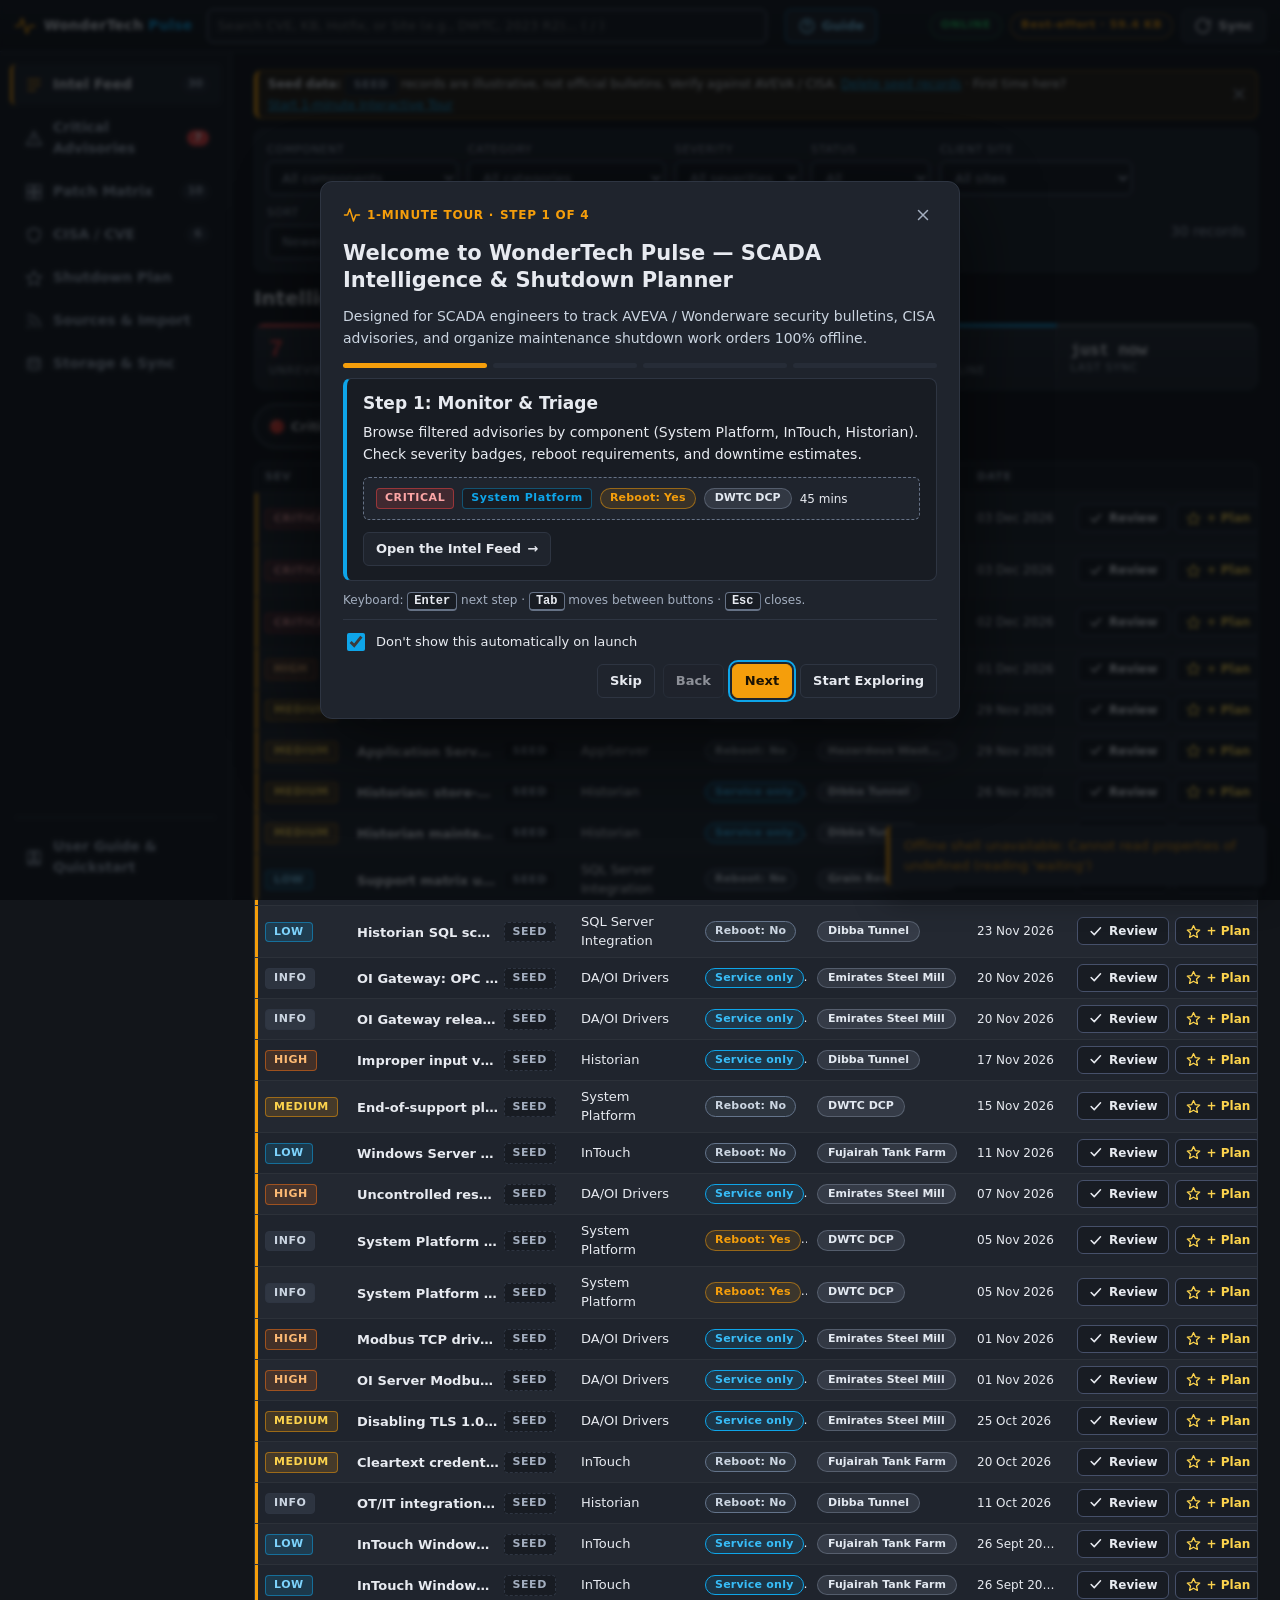
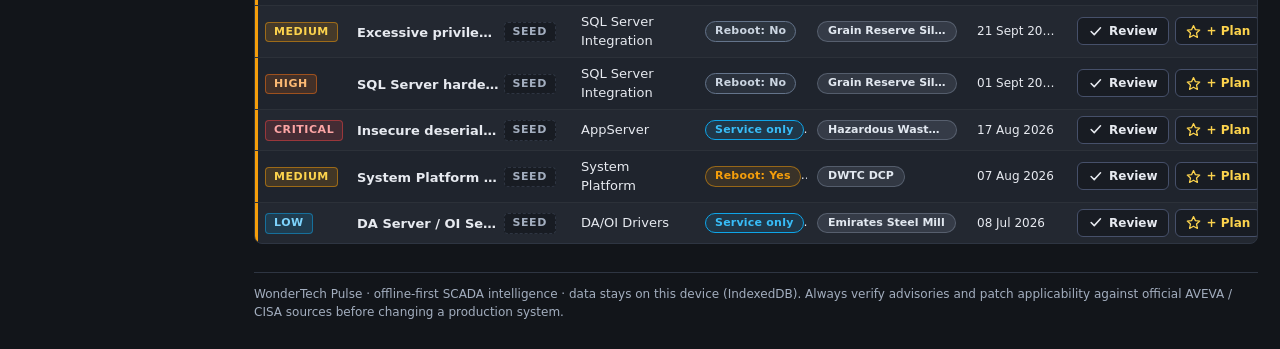
<file: index.html>
<!doctype html>
<html lang="en" data-theme="dark">
<head>
  <meta charset="utf-8">
  <meta name="viewport" content="width=device-width, initial-scale=1, viewport-fit=cover">
  <title>WonderTech Pulse</title>
  <meta name="description" content="Curated Wonderware / AVEVA industry news, security advisories and patch-notes aggregator for SCADA engineers. Offline-first.">
  <meta name="theme-color" content="#12151A">
  <meta name="color-scheme" content="dark">
  <meta name="mobile-web-app-capable" content="yes">
  <meta name="apple-mobile-web-app-capable" content="yes">
  <meta name="apple-mobile-web-app-status-bar-style" content="black-translucent">
  <meta name="apple-mobile-web-app-title" content="WT Pulse">
  <link rel="manifest" href="manifest.webmanifest">
  <link rel="icon" href="favicon.svg" type="image/svg+xml">
  <link rel="icon" href="favicon.ico" sizes="any">
  <link rel="apple-touch-icon" href="apple-touch-icon.png">
  <link rel="stylesheet" href="css/styles.css">
</head>
<body>

<!-- SVG icon sprite -->
<svg width="0" height="0" style="position:absolute" aria-hidden="true" focusable="false">
  <defs>
    <symbol id="i-pulse" viewBox="0 0 24 24"><polyline points="2 12 6 12 9 4 14 20 17 12 22 12" fill="none" stroke="currentColor" stroke-width="2" stroke-linecap="round" stroke-linejoin="round"/></symbol>
    <symbol id="i-feed" viewBox="0 0 24 24"><path d="M4 5h16M4 12h16M4 19h10" fill="none" stroke="currentColor" stroke-width="2" stroke-linecap="round"/></symbol>
    <symbol id="i-alert" viewBox="0 0 24 24"><path d="M12 3 2 21h20L12 3zM12 10v5M12 18v.01" fill="none" stroke="currentColor" stroke-width="2" stroke-linecap="round" stroke-linejoin="round"/></symbol>
    <symbol id="i-grid" viewBox="0 0 24 24"><path d="M3 3h8v8H3zM13 3h8v8h-8zM3 13h8v8H3zM13 13h8v8h-8z" fill="none" stroke="currentColor" stroke-width="2" stroke-linejoin="round"/></symbol>
    <symbol id="i-shield" viewBox="0 0 24 24"><path d="M12 3l8 3v6c0 5-3.5 8-8 9-4.5-1-8-4-8-9V6l8-3z" fill="none" stroke="currentColor" stroke-width="2" stroke-linejoin="round"/></symbol>
    <symbol id="i-star" viewBox="0 0 24 24"><polygon points="12 2.5 15 9 22 9.7 16.8 14.4 18.3 21.5 12 17.9 5.7 21.5 7.2 14.4 2 9.7 9 9" fill="none" stroke="currentColor" stroke-width="2" stroke-linejoin="round"/></symbol>
    <symbol id="i-rss" viewBox="0 0 24 24"><path d="M4 11a9 9 0 0 1 9 9M4 4a16 16 0 0 1 16 16" fill="none" stroke="currentColor" stroke-width="2" stroke-linecap="round"/><circle cx="5" cy="19" r="1.6" fill="currentColor"/></symbol>
    <symbol id="i-db" viewBox="0 0 24 24"><path d="M4 6c0-2.5 16-2.5 16 0s-16 2.5-16 0zM4 6v12c0 2.5 16 2.5 16 0V6M4 12c0 2.5 16 2.5 16 0" fill="none" stroke="currentColor" stroke-width="2" stroke-linejoin="round"/></symbol>
    <symbol id="i-refresh" viewBox="0 0 24 24"><path d="M21 12a9 9 0 1 1-3-6.7M21 4v5h-5" fill="none" stroke="currentColor" stroke-width="2" stroke-linecap="round" stroke-linejoin="round"/></symbol>
    <symbol id="i-download" viewBox="0 0 24 24"><path d="M12 3v12M7 10l5 5 5-5M4 21h16" fill="none" stroke="currentColor" stroke-width="2" stroke-linecap="round" stroke-linejoin="round"/></symbol>
    <symbol id="i-share" viewBox="0 0 24 24"><path d="M18 8a3 3 0 1 0 0-6 3 3 0 0 0 0 6zM6 15a3 3 0 1 0 0-6 3 3 0 0 0 0 6zM18 22a3 3 0 1 0 0-6 3 3 0 0 0 0 6zM8.6 13.5l6.8 4M15.4 6.5l-6.8 4" fill="none" stroke="currentColor" stroke-width="2" stroke-linecap="round"/></symbol>
    <symbol id="i-check" viewBox="0 0 24 24"><path d="M5 12l5 5 10-11" fill="none" stroke="currentColor" stroke-width="2.4" stroke-linecap="round" stroke-linejoin="round"/></symbol>
    <symbol id="i-x" viewBox="0 0 24 24"><path d="M6 6l12 12M18 6L6 18" fill="none" stroke="currentColor" stroke-width="2" stroke-linecap="round"/></symbol>
    <symbol id="i-plus" viewBox="0 0 24 24"><path d="M12 5v14M5 12h14" fill="none" stroke="currentColor" stroke-width="2" stroke-linecap="round"/></symbol>
    <symbol id="i-file" viewBox="0 0 24 24"><path d="M6 2h9l5 5v15H6zM14 2v6h6" fill="none" stroke="currentColor" stroke-width="2" stroke-linejoin="round"/></symbol>
    <symbol id="i-install" viewBox="0 0 24 24"><path d="M12 3v10M8 9l4 4 4-4M5 17v3h14v-3" fill="none" stroke="currentColor" stroke-width="2" stroke-linecap="round" stroke-linejoin="round"/></symbol>
    <symbol id="i-book" viewBox="0 0 24 24"><path d="M4 5.5C4 4.7 4.7 4 5.5 4H11v15H5.5C4.7 19 4 19.7 4 20.5V5.5zM20 5.5c0-.8-.7-1.5-1.5-1.5H13v15h5.5c.8 0 1.5.7 1.5 1.5V5.5zM4 20.5C4 21.3 4.7 22 5.5 22H11M20 20.5c0 .8-.7 1.5-1.5 1.5H13" fill="none" stroke="currentColor" stroke-width="2" stroke-linejoin="round" stroke-linecap="round"/></symbol>
    <symbol id="i-help"viewBox="0 0 24 24"><circle cx="12" cy="12" r="9" fill="none" stroke="currentColor" stroke-width="2"/><path d="M9.5 9.6a2.5 2.5 0 1 1 3.6 2.2c-.7.4-1.1.9-1.1 1.8M12 17v.01" fill="none" stroke="currentColor" stroke-width="2" stroke-linecap="round"/></symbol>
  </defs>
</svg>

<a class="skip-link" href="#view">Skip to content</a>

<header class="titlebar" id="titlebar">
  <div class="tb-brand">
    <svg class="i brand-i" aria-hidden="true"><use href="#i-pulse"/></svg>
    <span class="tb-title">WonderTech <b>Pulse</b></span>
  </div>
  <div class="tb-search no-drag">
    <input id="q" type="search" placeholder="Search CVE, KB, Hotfix, or Site (e.g., DWTC, 2023 R2)... ( / )" aria-label="Search all records" autocomplete="off" spellcheck="false">
  </div>
  <button id="btnGuide" class="btn no-drag" data-action="open-tour" type="button" aria-label="Open application user guide and interactive tour"><svg class="i" aria-hidden="true"><use href="#i-help"/></svg><span class="btn-label">Guide</span></button>
  <div class="tb-actions no-drag">
    <span id="netChip" class="chip chip-ok" title="Network status">ONLINE</span>
    <button id="storageChip" class="chip chip-btn" data-action="goto-storage" title="Storage persistence status">Storage…</button>
    <button id="btnSync" class="btn" data-action="sync" title="Run feed sync and retention now"><svg class="i" aria-hidden="true"><use href="#i-refresh"/></svg><span class="btn-label">Sync</span></button>
    <button id="btnInstall" class="btn btn-accent" data-action="install" hidden><svg class="i" aria-hidden="true"><use href="#i-install"/></svg><span class="btn-label">Install</span></button>
  </div>
</header>

<div class="layout">
  <nav class="nav" id="nav" aria-label="Primary">
    <a href="#/feed" data-view="feed"><svg class="i" aria-hidden="true"><use href="#i-feed"/></svg><span class="nav-label">Intel Feed</span><span class="count" data-count="feed">0</span></a>
    <a href="#/critical" data-view="critical"><svg class="i" aria-hidden="true"><use href="#i-alert"/></svg><span class="nav-label">Critical Advisories</span><span class="count count-red" data-count="critical">0</span></a>
    <a href="#/matrix" data-view="matrix"><svg class="i" aria-hidden="true"><use href="#i-grid"/></svg><span class="nav-label">Patch Matrix</span><span class="count" data-count="matrix">0</span></a>
    <a href="#/cisa" data-view="cisa"><svg class="i" aria-hidden="true"><use href="#i-shield"/></svg><span class="nav-label">CISA / CVE</span><span class="count" data-count="cisa">0</span></a>
    <a href="#/flagged" data-view="flagged"><svg class="i" aria-hidden="true"><use href="#i-star"/></svg><span class="nav-label">Shutdown Plan</span><span class="count count-amber" data-count="flagged">0</span></a>
    <a href="#/sources" data-view="sources"><svg class="i" aria-hidden="true"><use href="#i-rss"/></svg><span class="nav-label">Sources &amp; Import</span></a>
    <a href="#/storage" data-view="storage"><svg class="i" aria-hidden="true"><use href="#i-db"/></svg><span class="nav-label">Storage &amp; Sync</span></a>
    <div class="nav-sep" role="separator"></div>
    <a href="#/guide" data-view="guide" class="nav-guide"><svg class="i" aria-hidden="true"><use href="#i-book"/></svg><span class="nav-label">User Guide &amp; Quickstart</span></a>
  </nav>

  <main id="main">
    <div id="banner" class="banner" hidden></div>

    <section id="filters" class="filters" aria-label="Filters">
      <label>Component
        <select data-filter="component"><option value="">All components</option></select>
      </label>
      <label>Category
        <select data-filter="category"><option value="">All categories</option></select>
      </label>
      <label>Severity
        <select data-filter="severity"><option value="">All severities</option></select>
      </label>
      <label>Status
        <select data-filter="status">
          <option value="all">All</option>
          <option value="unread">Unreviewed</option>
          <option value="read">Reviewed</option>
        </select>
      </label>
      <label>Client site
        <select data-filter="site"><option value="">All sites</option></select>
      </label>
      <label>Sort
        <select data-filter="sort">
          <option value="date-desc">Newest first</option>
          <option value="date-asc">Oldest first</option>
          <option value="severity">Severity</option>
          <option value="component">Component</option>
        </select>
      </label>
      <div class="seg" role="group" aria-label="Layout">
        <button type="button" class="btn" data-action="layout" data-layout="cards" aria-pressed="true">Cards</button>
        <button type="button" class="btn" data-action="layout" data-layout="list" aria-pressed="false">List</button>
      </div>
      <button class="btn ghost" data-action="clear-filters" type="button">Reset</button>
      <button class="btn" data-action="open-export" type="button" data-tip="Download filtered records as CSV, JSON, or printable work order."><svg class="i" aria-hidden="true"><use href="#i-share"/></svg><span class="btn-label">Export report</span></button>
      <span id="resultCount" class="muted result-count" aria-live="polite"></span>
    </section>

    <section id="view" tabindex="-1" aria-live="polite"></section>

    <footer class="foot muted">
      WonderTech Pulse · offline-first SCADA intelligence · data stays on this device (IndexedDB).
      Always verify advisories and patch applicability against official AVEVA / CISA sources before changing a production system.
    </footer>
  </main>
</div>

<!-- Detail dialog -->
<dialog id="detail" role="dialog" aria-modal="true" aria-labelledby="detailTitle"><div class="dlg-body" id="detailBody"></div></dialog>

<!-- Export dialog -->
<dialog id="exportDlg" role="dialog" aria-modal="true" aria-labelledby="exportTitle">
  <div class="dlg-body">
    <div class="dlg-head"><h2 id="exportTitle">Export report</h2><button class="icon-btn" data-action="close-dialog" aria-label="Close"><svg class="i"><use href="#i-x"/></svg></button></div>
    <p class="muted">Generate an offline report for a maintenance shutdown meeting.</p>
    <fieldset class="radio-group"><legend>Scope</legend>
      <label><input type="radio" name="exScope" value="flagged" checked> Items flagged for shutdown plan</label>
      <label><input type="radio" name="exScope" value="view"> Current view (with active filters)</label>
      <label><input type="radio" name="exScope" value="all"> Everything in local database</label>
    </fieldset>
    <fieldset class="radio-group"><legend>Format</legend>
      <label><input type="radio" name="exFormat" value="workorder" checked> Maintenance work order (printable, save as PDF)</label>
      <label><input type="radio" name="exFormat" value="csv"> Excel / CSV (.csv)</label>
      <label><input type="radio" name="exFormat" value="text"> Formatted text (.txt)</label>
      <label><input type="radio" name="exFormat" value="json"> JSON (.json)</label>
    </fieldset>
    <p id="exportInfo" class="muted"></p>
    <div class="dlg-actions">
      <button class="btn btn-accent" data-action="export-download"><svg class="i"><use href="#i-download"/></svg><span class="btn-label">Download</span></button>
      <button class="btn" data-action="export-print"><svg class="i"><use href="#i-file"/></svg><span class="btn-label">Print / PDF</span></button>
      <button class="btn" data-action="export-share"><svg class="i"><use href="#i-share"/></svg><span class="btn-label">Share</span></button>
      <button class="btn" data-action="export-copy"><svg class="i"><use href="#i-file"/></svg><span class="btn-label">Copy</span></button>
    </div>
  </div>
</dialog>

<!-- Add feed dialog -->
<dialog id="feedDlg" role="dialog" aria-modal="true" aria-labelledby="feedTitle">
  <form class="dlg-body" id="feedForm" autocomplete="off">
    <div class="dlg-head"><h2 id="feedTitle">Add custom RSS / Atom / JSON feed</h2><button type="button" class="icon-btn" data-action="close-dialog" aria-label="Close"><svg class="i"><use href="#i-x"/></svg></button></div>
    <label class="field">Feed name
      <input id="feedName" type="text" placeholder="e.g. Vendor security bulletins" required maxlength="80">
    </label>
    <label class="field">Feed URL
      <input id="feedUrl" type="url" placeholder="https://example.com/feed.xml" required>
    </label>
    <label class="field">Default component (optional)
      <select id="feedComponent"><option value="">Auto-detect from content</option></select>
    </label>
    <label class="field">Keyword filter (optional, regex — keep only matching items)
      <input id="feedFilter" type="text" placeholder="aveva|wonderware|intouch" maxlength="200">
    </label>
    <p class="muted small">Some public sources cannot be read directly from a browser. If a source is blocked, set an intranet proxy address under Sources &amp; Import → Settings, or import the feed file manually.</p>
    <div class="dlg-actions">
      <button class="btn btn-accent" type="submit">Test &amp; add feed</button>
      <button class="btn ghost" type="button" data-action="close-dialog">Cancel</button>
    </div>
  </form>
</dialog>

<!-- Interactive tour -->
<dialog id="tourDlg" role="dialog" aria-modal="true" aria-labelledby="tourTitle" aria-describedby="tourPurpose">
  <div class="dlg-body tour">
    <div class="tour-top">
      <span class="tour-kicker"><svg class="i" aria-hidden="true"><use href="#i-pulse"/></svg> 1-minute tour · <span id="tourCount">Step 1 of 4</span></span>
      <button class="icon-btn" data-action="tour-skip" aria-label="Close tour"><svg class="i" aria-hidden="true"><use href="#i-x"/></svg></button>
    </div>
    <h2 id="tourTitle">Welcome to WonderTech Pulse — SCADA Intelligence &amp; Shutdown Planner</h2>
    <p id="tourPurpose" class="tour-purpose">Designed for SCADA engineers to track AVEVA / Wonderware security bulletins, CISA advisories, and organize maintenance shutdown work orders 100% offline.</p>
    <ol id="tourDots" class="tour-dots" aria-hidden="true"></ol>
    <section id="tourStep" class="tour-step" aria-live="polite"></section>
    <p class="tour-hint">Keyboard: <kbd>Enter</kbd> next step · <kbd>Tab</kbd> moves between buttons · <kbd>Esc</kbd> closes.</p>
    <div class="tour-foot">
      <label class="tour-check"><input type="checkbox" id="tourDontShow" checked> Don't show this automatically on launch</label>
      <div class="tour-btns">
        <button class="btn ghost" id="tourSkip" data-action="tour-skip" type="button">Skip</button>
        <button class="btn" id="tourBack" data-action="tour-back" type="button">Back</button>
        <button class="btn btn-accent" id="tourNext" data-action="tour-next" type="button">Next</button>
        <button class="btn" id="tourStart" data-action="tour-close" type="button">Start Exploring</button>
      </div>
    </div>
  </div>
</dialog>

<div id="toasts" class="toasts" aria-live="polite" aria-atomic="false"></div>

<noscript><p style="padding:2rem;color:#fff">WonderTech Pulse requires JavaScript.</p></noscript>

<script src="js/db.js"></script>
<script src="js/feeds.js"></script>
<script src="js/pwa-handler.js"></script>
<script src="js/app.js"></script>
</body>
</html>
</file>
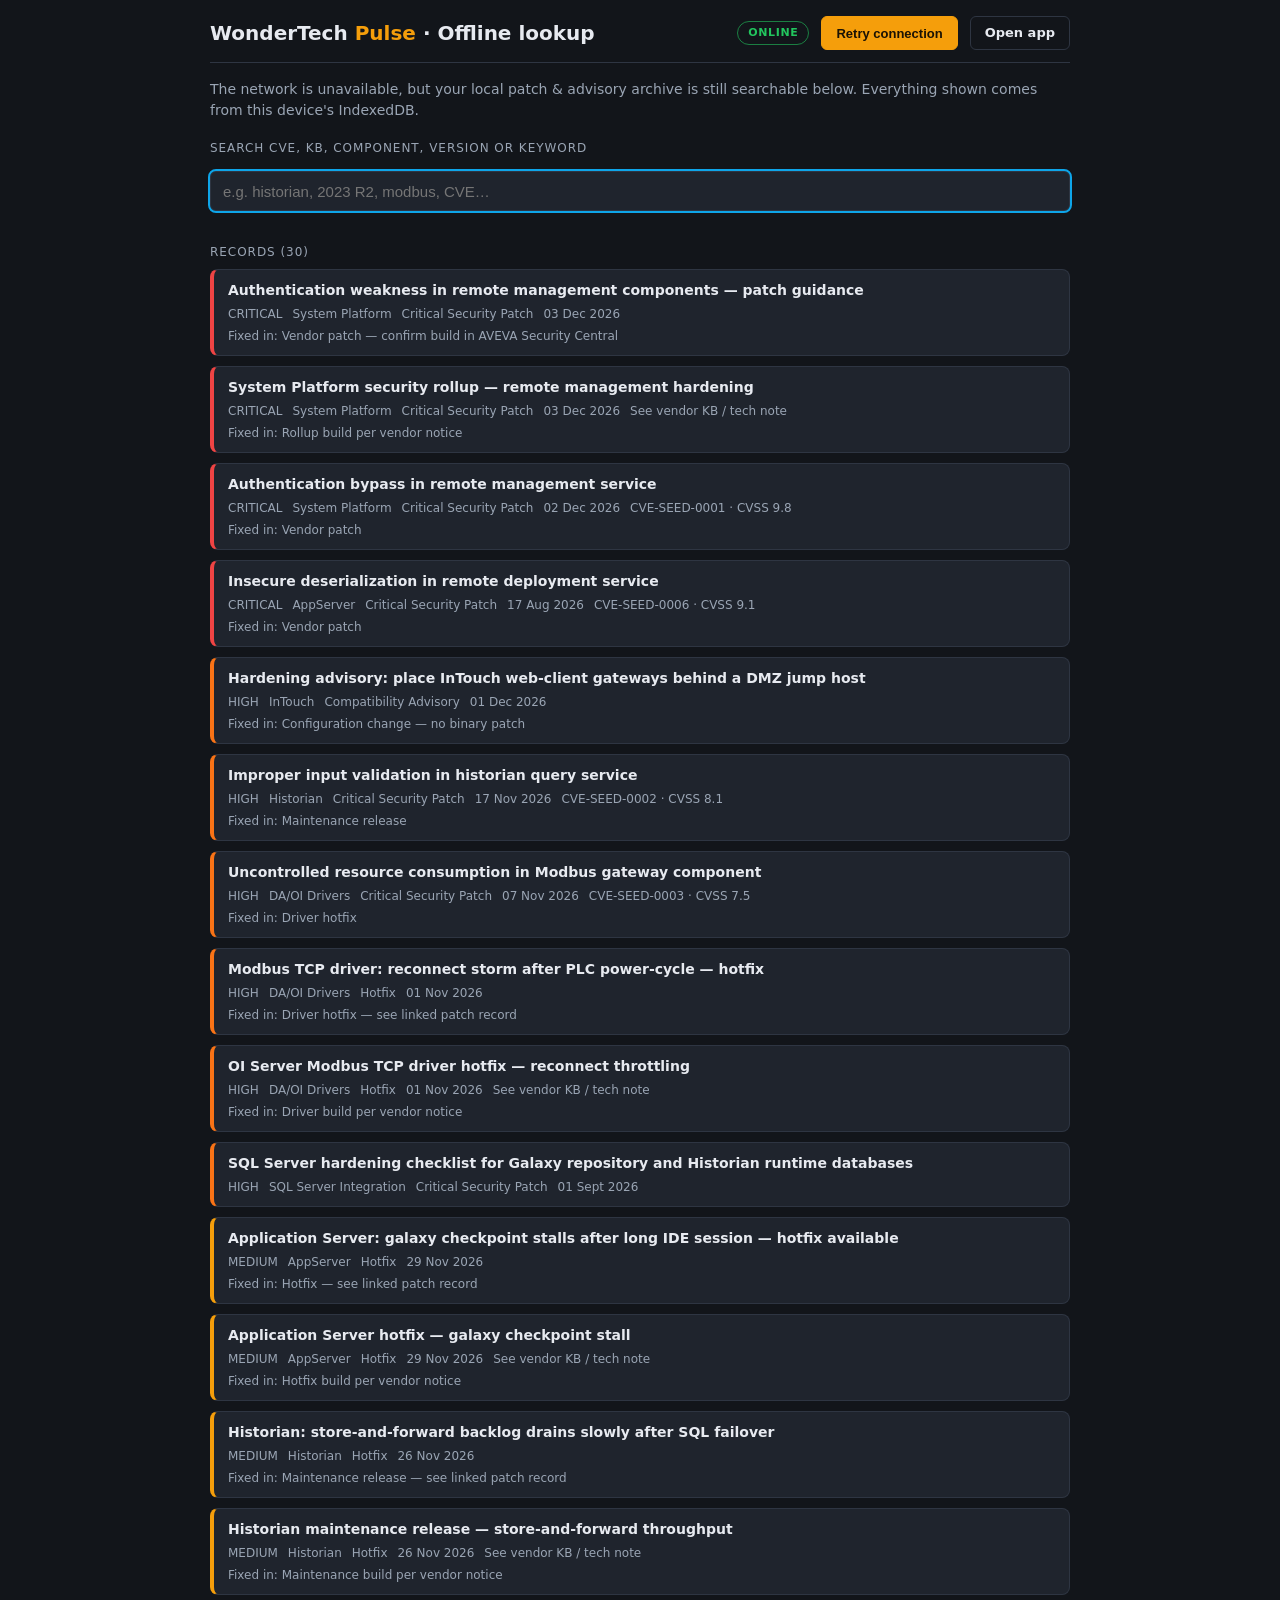
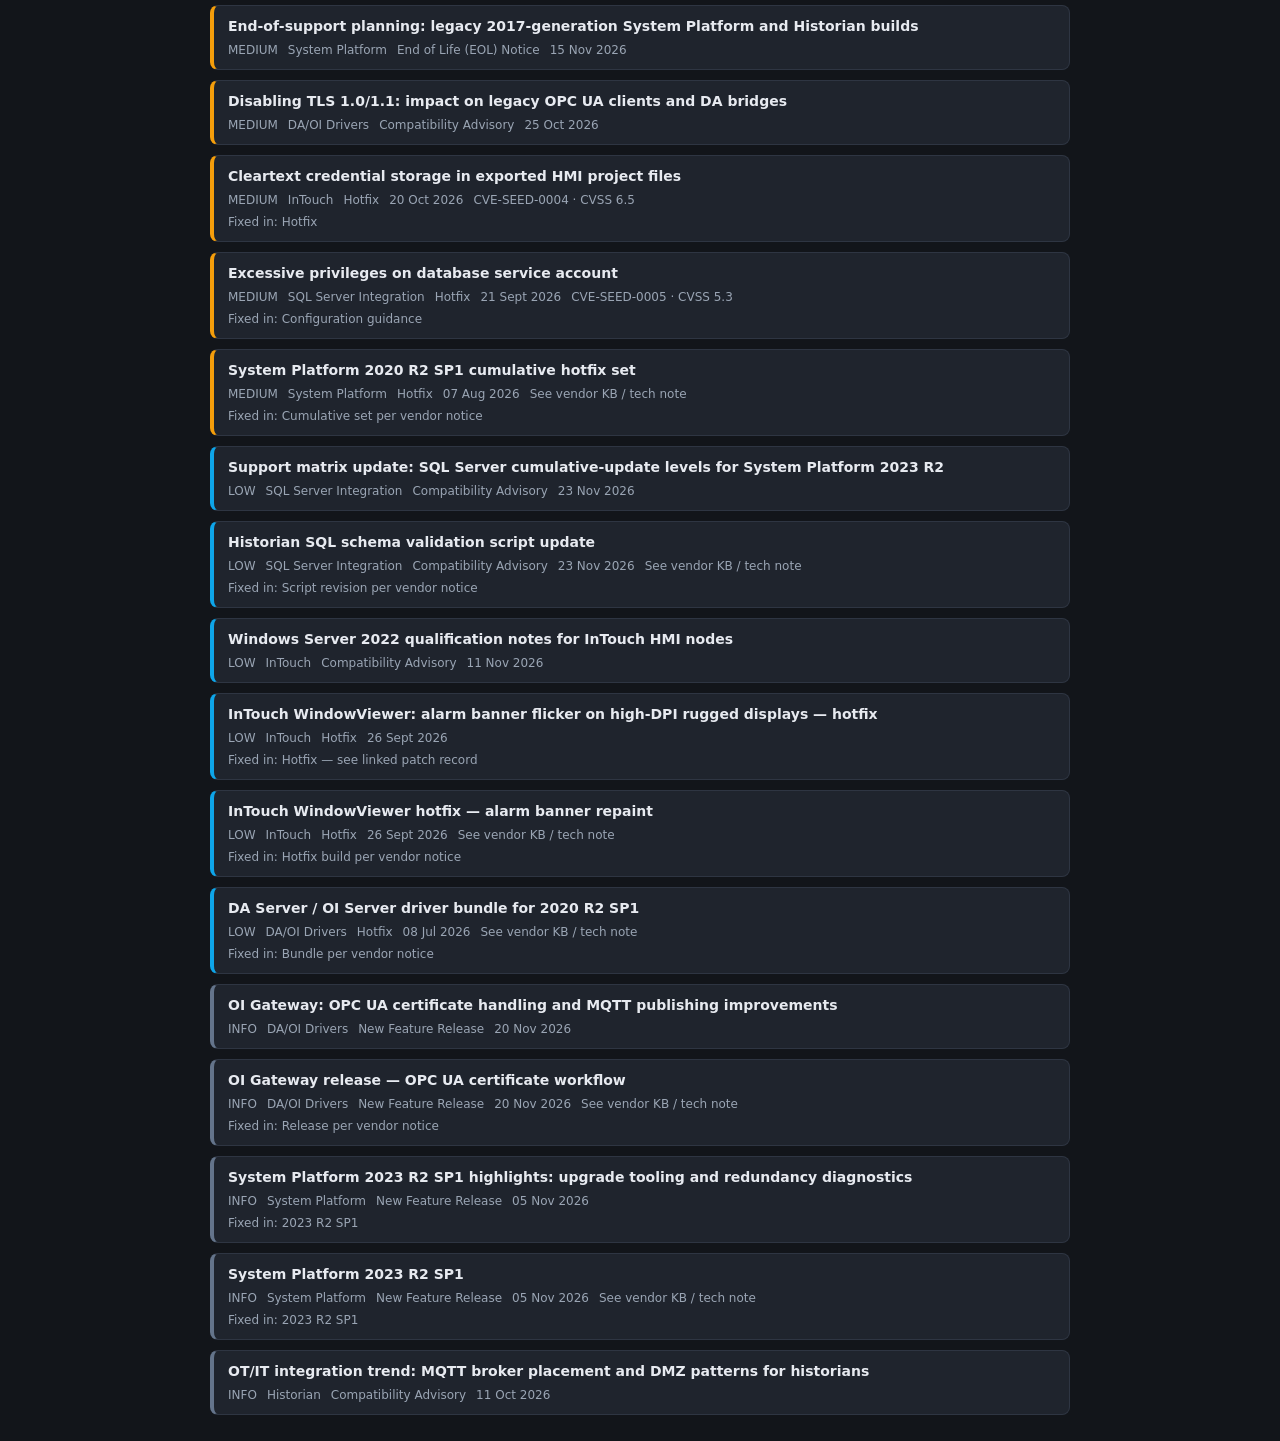
<file: offline.html>
<!doctype html>
<html lang="en">
<head>
  <meta charset="utf-8">
  <meta name="viewport" content="width=device-width, initial-scale=1, viewport-fit=cover">
  <title>Offline — WonderTech Pulse</title>
  <meta name="theme-color" content="#12151A">
  <link rel="icon" href="favicon.svg" type="image/svg+xml">
  <style>
    :root { --bg:#12151A; --panel:#1F242D; --line:#2E3542; --text:#E7EAF0; --muted:#9AA5B4; --amber:#F59E0B; --red:#EF4444; --cyan:#0EA5E9; --orange:#F97316; }
    * { box-sizing: border-box; }
    body { margin: 0; background: var(--bg); color: var(--text); font: 14px/1.5 "Segoe UI", system-ui, sans-serif; padding: max(16px, env(safe-area-inset-top)) max(16px, env(safe-area-inset-right)) max(16px, env(safe-area-inset-bottom)) max(16px, env(safe-area-inset-left)); }
    .wrap { max-width: 860px; margin: 0 auto; }
    header { display: flex; align-items: center; gap: 12px; flex-wrap: wrap; border-bottom: 1px solid var(--line); padding-bottom: 12px; margin-bottom: 16px; }
    h1 { font-size: 20px; margin: 0; flex: 1; }
    h1 span { color: var(--amber); }
    .pill { font-size: 11px; font-weight: 700; letter-spacing: .06em; padding: 3px 10px; border-radius: 999px; border: 1px solid rgba(239,68,68,.6); color: var(--red); }
    .pill.on { border-color: rgba(34,197,94,.6); color: #22C55E; }
    a.btn, button { display: inline-flex; align-items: center; height: 34px; padding: 0 14px; border-radius: 6px; border: 1px solid var(--amber); background: var(--amber); color: #1A1204; font-weight: 700; text-decoration: none; cursor: pointer; font-size: 13px; }
    a.btn.alt { background: transparent; color: var(--text); border-color: var(--line); }
    p { color: var(--muted); }
    input { width: 100%; height: 40px; padding: 0 12px; border-radius: 6px; border: 1px solid var(--line); background: var(--panel); color: var(--text); font-size: 15px; margin: 6px 0 14px; }
    input:focus { outline: 2px solid var(--cyan); }
    .item { background: var(--panel); border: 1px solid var(--line); border-left: 4px solid #64748B; border-radius: 8px; padding: 10px 14px; margin-bottom: 10px; }
    .item.critical { border-left-color: var(--red); } .item.high { border-left-color: var(--orange); } .item.medium { border-left-color: var(--amber); } .item.low { border-left-color: var(--cyan); }
    .item h3 { margin: 0 0 4px; font-size: 14px; }
    .meta { font-size: 12px; color: var(--muted); display: flex; gap: 10px; flex-wrap: wrap; }
    .star { color: var(--amber); font-weight: 700; }
    .sec { margin: 18px 0 8px; font-size: 12px; text-transform: uppercase; letter-spacing: .08em; color: var(--muted); }
    .empty { border: 1px dashed var(--line); border-radius: 8px; padding: 28px; text-align: center; color: var(--muted); }
    code { font-family: ui-monospace, Consolas, monospace; background: var(--panel); padding: 1px 5px; border-radius: 4px; }
  </style>
</head>
<body>
<div class="wrap">
  <header>
    <h1>WonderTech <span>Pulse</span> · Offline lookup</h1>
    <span id="net" class="pill">OFFLINE</span>
    <button type="button" id="retry">Retry connection</button>
    <a class="btn alt" href="./">Open app</a>
  </header>
  <p>The network is unavailable, but your local patch &amp; advisory archive is still searchable below. Everything shown comes from this device's IndexedDB.</p>
  <label for="q" class="sec" style="display:block">Search CVE, KB, component, version or keyword</label>
  <input id="q" type="search" placeholder="e.g. historian, 2023 R2, modbus, CVE…" autocomplete="off" autofocus>
  <div id="out"></div>
</div>
<script src="js/db.js"></script>
<script>
(function () {
  'use strict';
  var all = [], states = {};
  var out = document.getElementById('out');
  var q = document.getElementById('q');

  function esc(s) { return String(s == null ? '' : s).replace(/[&<>"']/g, function (c) { return ({ '&': '&amp;', '<': '&lt;', '>': '&gt;', '"': '&quot;', "'": '&#39;' })[c]; }); }
  function fmt(ts) { return new Date(ts).toLocaleDateString('en-GB', { day: '2-digit', month: 'short', year: 'numeric' }); }
  function hay(it) { return [it.title, it.summary, it.component, it.category, it.severity, it.kb, it.cveId, it.fixedIn, (it.versions || []).join(' '), (it.tags || []).join(' ')].join(' ').toLowerCase(); }

  function card(it) {
    var st = states[it.id] || {};
    return '<div class="item ' + esc(it.severity) + '">' +
      '<h3>' + (st.bookmarked ? '<span class="star">★ </span>' : '') + esc(it.title) + '</h3>' +
      '<div class="meta"><span>' + esc((it.severity || '').toUpperCase()) + '</span><span>' + esc(it.component) + '</span><span>' + esc(it.category) + '</span><span>' + fmt(it.timestamp) + '</span>' +
      (it.kb ? '<span>' + esc(it.kb) + '</span>' : '') + (it.cveId ? '<span>' + esc(it.cveId) + (it.cvss != null ? ' · CVSS ' + esc(it.cvss) : '') + '</span>' : '') + '</div>' +
      (it.fixedIn ? '<div class="meta" style="margin-top:4px">Fixed in: ' + esc(it.fixedIn) + '</div>' : '') +
      (st.note ? '<div class="meta" style="margin-top:4px;color:#E7EAF0">Note: ' + esc(st.note) + '</div>' : '') +
      '</div>';
  }

  function render() {
    var terms = q.value.trim().toLowerCase().split(/\s+/).filter(Boolean);
    var list = all.filter(function (it) {
      if (!terms.length) return true;
      var h = hay(it);
      return terms.every(function (t) { return h.indexOf(t) !== -1; });
    });
    var rank = { critical: 0, high: 1, medium: 2, low: 3, info: 4 };
    list.sort(function (a, b) {
      var fa = states[a.id] && states[a.id].bookmarked ? 0 : 1, fb = states[b.id] && states[b.id].bookmarked ? 0 : 1;
      if (fa !== fb) return fa - fb;
      if (rank[a.severity] !== rank[b.severity]) return (rank[a.severity] == null ? 9 : rank[a.severity]) - (rank[b.severity] == null ? 9 : rank[b.severity]);
      return b.timestamp - a.timestamp;
    });
    if (!all.length) {
      out.innerHTML = '<div class="empty">No local data found yet. Open the app once while online to build your offline archive.</div>';
      return;
    }
    if (!list.length) { out.innerHTML = '<div class="empty">No records match “' + esc(q.value) + '”.</div>'; return; }
    var flagged = list.filter(function (i) { return states[i.id] && states[i.id].bookmarked; });
    var rest = list.filter(function (i) { return !(states[i.id] && states[i.id].bookmarked); });
    var html = '';
    if (flagged.length) html += '<div class="sec">Flagged for shutdown plan (' + flagged.length + ')</div>' + flagged.map(card).join('');
    html += '<div class="sec">' + (flagged.length ? 'Other records' : 'Records') + ' (' + rest.length + ')</div>' + rest.slice(0, 200).map(card).join('');
    if (rest.length > 200) html += '<p>Showing first 200 — refine your search.</p>';
    out.innerHTML = html;
  }

  function setNet() {
    var n = document.getElementById('net');
    n.textContent = navigator.onLine ? 'ONLINE' : 'OFFLINE';
    n.className = 'pill' + (navigator.onLine ? ' on' : '');
  }
  window.addEventListener('online', function () { setNet(); });
  window.addEventListener('offline', setNet);
  document.getElementById('retry').addEventListener('click', function () { location.href = './'; });
  q.addEventListener('input', render);
  setNet();

  if (!window.WTP_DB) { out.innerHTML = '<div class="empty">Local database engine unavailable.</div>'; return; }
  window.WTP_DB.snapshot().then(function (snap) {
    all = snap.items; states = snap.states; render();
  }).catch(function (e) {
    out.innerHTML = '<div class="empty">Could not read local archive: ' + esc(e.message) + '</div>';
  });
})();
</script>
</body>
</html>
</file>
<file: css/styles.css>
/* WonderTech Pulse — industrial OT dark theme */
:root {
  --bg: #12151A;
  --panel: #1F242D;
  --panel-2: #181C23;
  --panel-3: #262C37;
  --line: #2E3542;
  --text: #E7EAF0;
  --muted: #9AA5B4;
  --amber: #F59E0B;
  --red: #EF4444;
  --cyan: #0EA5E9;
  --green: #22C55E;
  --orange: #F97316;
  --slate: #64748B;
  --radius: 8px;
  --font: "Segoe UI", system-ui, -apple-system, "Helvetica Neue", Arial, sans-serif;
  --mono: ui-monospace, "Cascadia Mono", "SF Mono", Consolas, "Liberation Mono", monospace;
  --safe-t: env(safe-area-inset-top, 0px);
  --safe-r: env(safe-area-inset-right, 0px);
  --safe-b: env(safe-area-inset-bottom, 0px);
  --safe-l: env(safe-area-inset-left, 0px);
  --nav-w: 232px;
  --tb-h: 52px;
}

* { box-sizing: border-box; }
html { color-scheme: dark; -webkit-text-size-adjust: 100%; }
body {
  margin: 0;
  background: var(--bg);
  color: var(--text);
  font: 14px/1.5 var(--font);
  min-height: 100vh;
  padding-left: var(--safe-l);
  padding-right: var(--safe-r);
}
a { color: var(--cyan); }
h1, h2, h3, h4 { margin: 0; line-height: 1.25; }
button, input, select, textarea { font: inherit; color: inherit; }
.muted { color: var(--muted); }
.small { font-size: 12px; }
.mono { font-family: var(--mono); }
[hidden] { display: none !important; }
.i { width: 18px; height: 18px; flex: none; }
.skip-link { position: absolute; left: -999px; top: 0; background: var(--amber); color: #000; padding: 8px 12px; z-index: 200; }
.skip-link:focus { left: 8px; top: 8px; }
:focus-visible { outline: 2px solid var(--cyan); outline-offset: 2px; }

/* ---------- Title bar (Window Controls Overlay aware) ---------- */
.titlebar {
  position: sticky; top: 0; z-index: 60;
  display: flex; align-items: center; gap: 14px;
  height: calc(var(--tb-h) + var(--safe-t));
  padding: var(--safe-t) 14px 0 14px;
  background: linear-gradient(180deg, #171B22, #12151A);
  border-bottom: 1px solid var(--line);
  -webkit-app-region: drag; app-region: drag;
  user-select: none;
}
.no-drag, .titlebar button, .titlebar input, .titlebar select { -webkit-app-region: no-drag; app-region: no-drag; }
.tb-brand { display: flex; align-items: center; gap: 8px; white-space: nowrap; }
.brand-i { color: var(--amber); width: 22px; height: 22px; }
.tb-title { font-weight: 600; letter-spacing: .02em; }
.tb-title b { color: var(--cyan); }
.tb-search { flex: 1 1 280px; max-width: 560px; }
.tb-search input {
  width: 100%; height: 34px; padding: 0 12px;
  background: var(--panel-2); border: 1px solid var(--line); border-radius: 6px;
}
.tb-search input:focus { border-color: var(--cyan); outline: none; box-shadow: 0 0 0 2px rgba(14,165,233,.25); }
.tb-actions { display: flex; align-items: center; gap: 8px; margin-left: auto; }

@media (display-mode: window-controls-overlay) {
  :root { --tb-h: env(titlebar-area-height, 40px); }
  .titlebar {
    height: env(titlebar-area-height, 40px);
    padding-top: 0;
    padding-left: calc(env(titlebar-area-x, 0px) + 12px);
    padding-right: calc(100vw - env(titlebar-area-x, 0px) - env(titlebar-area-width, 100vw) + 12px);
  }
  .tb-search input, .titlebar .btn, .titlebar .chip { height: 28px; }
  .titlebar .btn { padding: 0 10px; }
}
html.wco .titlebar { box-shadow: none; }

/* ---------- Chips / buttons ---------- */
.chip {
  display: inline-flex; align-items: center; height: 26px; padding: 0 10px;
  border-radius: 999px; font-size: 11px; font-weight: 700; letter-spacing: .06em;
  border: 1px solid var(--line); background: var(--panel-2); color: var(--muted);
  white-space: nowrap;
}
.chip-ok { color: var(--green); border-color: rgba(34,197,94,.4); }
.chip-bad { color: var(--red); border-color: rgba(239,68,68,.5); }
.chip-warn { color: var(--amber); border-color: rgba(245,158,11,.5); }
.chip-btn { cursor: pointer; }
.chip-btn:hover { background: var(--panel-3); }

.btn {
  display: inline-flex; align-items: center; justify-content: center; gap: 6px;
  height: 34px; padding: 0 12px; border-radius: 6px; cursor: pointer;
  background: var(--panel); border: 1px solid var(--line); color: var(--text);
  font-weight: 600; font-size: 13px; white-space: nowrap;
}
.btn:hover { background: var(--panel-3); }
.btn:disabled { opacity: .55; cursor: progress; }
.btn-accent { background: var(--amber); border-color: var(--amber); color: #1A1204; }
.btn-accent:hover { background: #FBB02F; }
.btn-danger { background: transparent; border-color: rgba(239,68,68,.6); color: var(--red); }
.btn-danger:hover { background: rgba(239,68,68,.12); }
.btn.ghost { background: transparent; }
.icon-btn {
  display: inline-grid; place-items: center; width: 30px; height: 30px; border-radius: 6px;
  background: transparent; border: 1px solid transparent; color: var(--muted); cursor: pointer;
}
.icon-btn:hover { background: var(--panel-3); color: var(--text); }
.icon-btn[aria-pressed="true"] { color: var(--amber); }
.icon-btn[aria-pressed="true"] svg { fill: currentColor; }
.spin .i { animation: spin 1s linear infinite; }
@keyframes spin { to { transform: rotate(360deg); } }

/* ---------- Layout ---------- */
.layout { display: grid; grid-template-columns: var(--nav-w) minmax(0, 1fr); min-height: calc(100vh - var(--tb-h)); }
.nav {
  position: sticky; top: calc(var(--tb-h) + var(--safe-t)); align-self: start;
  height: calc(100vh - var(--tb-h) - var(--safe-t));
  padding: 12px 10px; background: var(--panel-2); border-right: 1px solid var(--line);
  display: flex; flex-direction: column; gap: 2px; overflow-y: auto;
}
.nav a {
  display: flex; align-items: center; gap: 10px; padding: 10px 12px; border-radius: 6px;
  color: var(--muted); text-decoration: none; font-weight: 600;
  border-left: 3px solid transparent;
}
.nav a:hover { background: var(--panel); color: var(--text); }
.nav a.active { background: var(--panel); color: var(--text); border-left-color: var(--amber); }
.nav a.active .i { color: var(--amber); }
.nav-label { flex: 1; }
.count {
  min-width: 22px; padding: 0 6px; text-align: center; border-radius: 999px;
  font-size: 11px; font-weight: 700; background: var(--panel-3); color: var(--muted);
}
.count-red { background: var(--red); color: #fff; }
.count-amber { background: var(--amber); color: #1A1204; }
#main { padding: 18px 22px calc(28px + var(--safe-b)); min-width: 0; }
#view { outline: none; }

/* ---------- Banner / filters ---------- */
.banner {
  display: flex; gap: 12px; align-items: flex-start; justify-content: space-between;
  background: rgba(245,158,11,.1); border: 1px solid rgba(245,158,11,.45);
  border-left: 4px solid var(--amber); border-radius: var(--radius);
  padding: 10px 14px; margin-bottom: 14px; font-size: 13px;
}
.banner.info { background: rgba(14,165,233,.1); border-color: rgba(14,165,233,.45); border-left-color: var(--cyan); }
.filters {
  display: flex; flex-wrap: wrap; gap: 10px; align-items: flex-end;
  padding: 12px; margin-bottom: 14px; background: var(--panel); border: 1px solid var(--line); border-radius: var(--radius);
}
.filters label { display: flex; flex-direction: column; gap: 3px; font-size: 11px; color: var(--muted); text-transform: uppercase; letter-spacing: .06em; }
select, input[type="text"], input[type="url"], input[type="number"], input[type="search"], textarea {
  background: var(--panel-2); border: 1px solid var(--line); border-radius: 6px; padding: 6px 10px; min-height: 34px;
  text-transform: none; letter-spacing: normal; font-size: 13px;
}
select:focus, input:focus, textarea:focus { border-color: var(--cyan); outline: none; box-shadow: 0 0 0 2px rgba(14,165,233,.25); }
.result-count { margin-left: auto; align-self: center; }

/* ---------- Stats strip ---------- */
.stats { display: grid; grid-template-columns: repeat(auto-fit, minmax(150px, 1fr)); gap: 10px; margin-bottom: 14px; }
.stat { background: var(--panel); border: 1px solid var(--line); border-radius: var(--radius); padding: 10px 14px; }
.stat .n { font: 700 24px/1.1 var(--mono); }
.stat .l { font-size: 11px; color: var(--muted); text-transform: uppercase; letter-spacing: .07em; }
.stat.red .n { color: var(--red); }
.stat.amber .n { color: var(--amber); }
.stat.cyan .n { color: var(--cyan); }
.view-head { display: flex; align-items: center; gap: 12px; margin: 4px 0 12px; flex-wrap: wrap; }
.view-head h1 { font-size: 20px; }
.view-head .spacer { flex: 1; }

/* ---------- Cards ---------- */
.cards { display: grid; grid-template-columns: repeat(auto-fill, minmax(min(100%, 420px), 1fr)); gap: 12px; }
.card {
  position: relative; background: var(--panel); border: 1px solid var(--line); border-left: 4px solid var(--slate);
  border-radius: var(--radius); padding: 12px 14px; cursor: pointer; display: flex; flex-direction: column; gap: 8px;
}
.card:hover { background: var(--panel-3); }
.card.sev-critical { border-left-color: var(--red); }
.card.sev-high { border-left-color: var(--orange); }
.card.sev-medium { border-left-color: var(--amber); }
.card.sev-low { border-left-color: var(--cyan); }
.card.sev-info { border-left-color: var(--slate); }
.card.unread::after {
  content: ""; position: absolute; top: 10px; right: 10px; width: 8px; height: 8px; border-radius: 50%; background: var(--amber);
  box-shadow: 0 0 0 3px rgba(245,158,11,.2);
}
.card-top { display: flex; flex-wrap: wrap; gap: 6px; align-items: center; padding-right: 16px; }
.card h3 { font-size: 15px; }
.card p { margin: 0; color: #C3CAD5; font-size: 13px; display: -webkit-box; -webkit-line-clamp: 3; -webkit-box-orient: vertical; overflow: hidden; }
.card-foot { display: flex; align-items: center; gap: 6px; flex-wrap: wrap; margin-top: auto; }
.card-foot .spacer { flex: 1; }
.time { font-size: 12px; color: var(--muted); margin-left: auto; }

.badge {
  display: inline-block; padding: 1px 8px; border-radius: 4px; font-size: 11px; font-weight: 700;
  letter-spacing: .05em; border: 1px solid var(--line); background: var(--panel-2); color: var(--muted); white-space: nowrap;
}
.badge.sev-critical { background: rgba(239,68,68,.16); color: #FCA5A5; border-color: rgba(239,68,68,.5); }
.badge.sev-high { background: rgba(249,115,22,.16); color: #FDBA74; border-color: rgba(249,115,22,.5); }
.badge.sev-medium { background: rgba(245,158,11,.16); color: #FCD34D; border-color: rgba(245,158,11,.5); }
.badge.sev-low { background: rgba(14,165,233,.16); color: #7DD3FC; border-color: rgba(14,165,233,.5); }
.badge.sev-info { background: rgba(100,116,139,.2); color: #CBD5E1; }
.badge.comp { color: var(--cyan); border-color: rgba(14,165,233,.4); }
.badge.seed { color: var(--muted); border-style: dashed; }
.badge.rem-open { color: #FCA5A5; border-color: rgba(239,68,68,.5); }
.badge.rem-mitigated { color: #FCD34D; border-color: rgba(245,158,11,.5); }
.badge.rem-patched { color: #86EFAC; border-color: rgba(34,197,94,.5); }
.badge.rem-not-affected { color: #CBD5E1; }
.vchip { font: 11px var(--mono); padding: 1px 6px; border-radius: 4px; background: var(--panel-2); border: 1px solid var(--line); color: var(--muted); }

/* ---------- Tables ---------- */
.table-wrap { overflow-x: auto; border: 1px solid var(--line); border-radius: var(--radius); background: var(--panel); margin-bottom: 16px; }
table { width: 100%; border-collapse: collapse; font-size: 13px; min-width: 760px; }
th, td { padding: 9px 12px; text-align: left; vertical-align: top; border-bottom: 1px solid var(--line); }
th { font-size: 11px; text-transform: uppercase; letter-spacing: .07em; color: var(--muted); background: var(--panel-2); position: sticky; top: 0; }
tbody tr { cursor: pointer; }
tbody tr:hover { background: var(--panel-3); }
tbody tr:last-child td { border-bottom: 0; }
.cvss { font: 700 13px var(--mono); }
.cvss.c { color: var(--red); } .cvss.h { color: var(--orange); } .cvss.m { color: var(--amber); } .cvss.l { color: var(--cyan); }
.group-title { display: flex; align-items: center; gap: 10px; margin: 18px 0 8px; font-size: 15px; }
.group-title .badge { font-weight: 600; }

/* ---------- Panels (sources/storage) ---------- */
.panel { background: var(--panel); border: 1px solid var(--line); border-radius: var(--radius); padding: 14px 16px; margin-bottom: 14px; }
.panel h2 { font-size: 15px; margin-bottom: 10px; }
.panel-grid { display: grid; grid-template-columns: repeat(auto-fit, minmax(min(100%, 420px), 1fr)); gap: 14px; }
.row { display: flex; gap: 10px; align-items: center; flex-wrap: wrap; }
.row.between { justify-content: space-between; }
.meter { height: 10px; border-radius: 999px; background: var(--panel-2); border: 1px solid var(--line); overflow: hidden; margin: 8px 0; }
.meter > span { display: block; height: 100%; background: linear-gradient(90deg, var(--cyan), var(--amber)); min-width: 2px; }
.kv { display: grid; grid-template-columns: max-content 1fr; gap: 4px 14px; margin: 0; }
.kv dt { color: var(--muted); }
.kv dd { margin: 0; word-break: break-word; }
.inspector-line { font: 600 13px var(--mono); padding: 10px 12px; background: var(--panel-2); border: 1px solid var(--line); border-radius: 6px; }
.ok { color: var(--green); } .bad { color: var(--red); } .warn { color: var(--amber); }
.empty { text-align: center; padding: 48px 16px; color: var(--muted); border: 1px dashed var(--line); border-radius: var(--radius); }
.cap-list { list-style: none; margin: 0; padding: 0; display: grid; gap: 6px; }
.cap-list li { display: flex; gap: 8px; align-items: baseline; }
.dot { width: 9px; height: 9px; border-radius: 50%; background: var(--slate); flex: none; transform: translateY(1px); }
.dot.on { background: var(--green); } .dot.off { background: var(--red); } .dot.mid { background: var(--amber); }
.field { display: flex; flex-direction: column; gap: 4px; margin-bottom: 12px; font-size: 12px; color: var(--muted); }
.field input, .field select, .field textarea { color: var(--text); }
textarea { width: 100%; resize: vertical; }

/* ---------- Dialogs ---------- */
dialog {
  width: min(760px, calc(100vw - 24px)); max-height: calc(100vh - 24px); padding: 0;
  background: var(--panel); color: var(--text); border: 1px solid var(--line); border-radius: 12px;
  box-shadow: 0 24px 80px rgba(0,0,0,.6);
}
dialog::backdrop { background: rgba(5,7,10,.72); backdrop-filter: blur(2px); }
.dlg-body { padding: 18px 20px 20px; max-height: calc(100vh - 26px); overflow-y: auto; }
.dlg-head { display: flex; align-items: flex-start; gap: 12px; margin-bottom: 10px; }
.dlg-head h2 { flex: 1; font-size: 18px; }
.dlg-actions { display: flex; flex-wrap: wrap; gap: 8px; margin-top: 14px; }
.dl { display: grid; grid-template-columns: max-content 1fr; gap: 6px 16px; margin: 14px 0; padding: 12px; background: var(--panel-2); border: 1px solid var(--line); border-radius: 6px; font-size: 13px; }
.dl dt { color: var(--muted); } .dl dd { margin: 0; word-break: break-word; }
.detail-text { white-space: pre-wrap; color: #D0D6E0; margin: 10px 0; }
.radio-group { border: 1px solid var(--line); border-radius: 6px; margin: 10px 0; padding: 8px 12px; }
.radio-group legend { color: var(--muted); font-size: 11px; text-transform: uppercase; letter-spacing: .07em; padding: 0 6px; }
.radio-group label { display: flex; gap: 8px; align-items: center; padding: 3px 0; }

/* ---------- Toasts ---------- */
.toasts { position: fixed; z-index: 300; right: calc(14px + var(--safe-r)); bottom: calc(14px + var(--safe-b)); display: grid; gap: 8px; max-width: min(380px, calc(100vw - 28px)); }
.toast { background: var(--panel-3); border: 1px solid var(--line); border-left: 4px solid var(--cyan); border-radius: 6px; padding: 10px 14px; box-shadow: 0 10px 30px rgba(0,0,0,.5); font-size: 13px; display: flex; gap: 10px; align-items: center; animation: pop .18s ease-out; }
.toast.ok { border-left-color: var(--green); } .toast.warn { border-left-color: var(--amber); } .toast.err { border-left-color: var(--red); }
.toast button { margin-left: auto; }
@keyframes pop { from { transform: translateY(8px); opacity: 0; } to { transform: none; opacity: 1; } }
.foot { margin-top: 28px; padding-top: 12px; border-top: 1px solid var(--line); font-size: 12px; }

/* ---------- Responsive ---------- */
@media (max-width: 900px) {
  .layout { grid-template-columns: 1fr; }
  .nav {
    position: fixed; z-index: 70; top: auto; bottom: 0; left: 0; right: 0; height: auto;
    flex-direction: row; overflow-x: auto; padding: 6px 6px calc(6px + var(--safe-b));
    border-right: 0; border-top: 1px solid var(--line);
  }
  .nav a { flex-direction: column; gap: 2px; padding: 6px 10px; font-size: 10px; border-left: 0; border-top: 3px solid transparent; min-width: 68px; text-align: center; position: relative; }
  .nav a.active { border-top-color: var(--amber); }
  .nav .count { position: absolute; top: 0; right: 6px; font-size: 10px; min-width: 18px; }
  #main { padding: 12px 12px calc(90px + var(--safe-b)); }
  .tb-title { display: none; }
  .btn-label { display: none; }
  .titlebar .btn { padding: 0 9px; }
  .toasts { bottom: calc(80px + var(--safe-b)); }
}
@media (max-width: 560px) {
  .titlebar { gap: 8px; padding-left: 10px; padding-right: 10px; }
  #netChip { display: none; }
  .filters { padding: 10px; }
  .filters label { flex: 1 1 140px; }
  .filters .btn .btn-label { display: inline; }
}
@media (min-width: 1500px) {
  :root { --nav-w: 260px; }
  #main { padding: 22px 32px 36px; }
}
@media (prefers-reduced-motion: reduce) { * { animation: none !important; transition: none !important; } }
@media print {
  .titlebar, .nav, .filters, .toasts, .foot, .banner { display: none !important; }
  body { background: #fff; color: #000; }
  .layout { display: block; }
}

/* ---------- v1.1: labelled action chips, list layout, slide-over drawer ---------- */
.act { height: 28px; padding: 0 10px; font-size: 12px; border-color: #46506A; background: var(--panel-2); }
.act .i { width: 15px; height: 15px; }
.act[data-action="toggle-bm"][aria-pressed="true"] { background: rgba(245,158,11,.18); border-color: var(--amber); color: var(--amber); }
.act[data-action="toggle-bm"][aria-pressed="true"] svg { fill: currentColor; }
.act[data-action="toggle-read"][aria-pressed="true"] { background: rgba(34,197,94,.14); border-color: rgba(34,197,94,.7); color: #86EFAC; }
.act[data-action="toggle-bm"]:not([aria-pressed="true"]) { color: #FCD34D; }
.act-row { display: inline-flex; gap: 6px; justify-content: flex-end; }
.seg { display: inline-flex; }
.seg .btn { border-radius: 0; height: 34px; }
.seg .btn:first-child { border-radius: 6px 0 0 6px; }
.seg .btn:last-child { border-radius: 0 6px 6px 0; margin-left: -1px; }
.seg .btn[aria-pressed="true"] { background: var(--cyan); border-color: var(--cyan); color: #04141D; }
.list-table td, .list-table th { padding: 6px 10px; }
.list-table tr.unread td:first-child { box-shadow: inset 3px 0 0 var(--amber); }
.list-table .ttl { font-weight: 600; }
.pill-ok { color: #86EFAC; } .pill-no { color: var(--muted); } .pill-warn { color: #FCD34D; } .pill-bad { color: #FCA5A5; }
.banner.slim { padding: 4px 10px; margin-bottom: 10px; font-size: 12px; align-items: center; }
.banner.slim .icon-btn { width: 24px; height: 24px; }

dialog#detail {
  width: min(580px, 100vw); max-width: 100vw; height: 100dvh; max-height: 100dvh;
  margin: 0 0 0 auto; border-radius: 0; border-width: 0 0 0 1px;
  animation: slidein .2s ease-out;
}
dialog#detail .dlg-body { max-height: 100dvh; height: 100%; padding-bottom: calc(20px + var(--safe-b)); }
@keyframes slidein { from { transform: translateX(40px); opacity: .4; } to { transform: none; opacity: 1; } }
.plan-grid { display: grid; grid-template-columns: 1fr 1fr; gap: 10px; margin: 12px 0; }
.plan-grid .field { margin: 0; }
.plan-grid .wide { grid-column: 1 / -1; }
.hash-box { border: 1px solid var(--line); border-radius: 6px; padding: 10px 12px; margin: 12px 0; background: var(--panel-2); }
.hash-box h3 { font-size: 13px; margin-bottom: 8px; }
.hash-result { font: 600 12px var(--mono); word-break: break-all; margin-top: 8px; }
@media (max-width: 560px) { .plan-grid { grid-template-columns: 1fr; } }

/* ======================================================================
   v1.2 — control-room polish, WCAG 2.2 AA fixes
   ====================================================================== */
:root { --muted: #A3AEBF; --ctl-border: #667286; }
.sr-only { position: absolute; width: 1px; height: 1px; margin: -1px; padding: 0; overflow: hidden; clip: rect(0 0 0 0); white-space: nowrap; border: 0; }

/* Form-control boundaries must reach 3:1 against their background (WCAG 1.4.11). */
select, input[type="text"], input[type="url"], input[type="number"], input[type="search"], input[type="file"], textarea,
.tb-search input { border-color: var(--ctl-border); }

/* Focus: unmistakable 2px cyan ring on everything interactive (WCAG 2.4.7 / 2.4.11). */
button:focus-visible, select:focus-visible, input:focus-visible, textarea:focus-visible, a:focus-visible,
summary:focus-visible, [tabindex="0"]:focus-visible, .tb-search input:focus-visible {
  outline: 2px solid #0EA5E9; outline-offset: 2px;
}
tr[tabindex="0"]:focus-visible { outline-offset: -2px; background: rgba(14, 165, 233, .10); }

/* Tables: soft borders, gentle striping, hover highlight, clean truncation. */
th, td { border-bottom-color: rgba(255, 255, 255, .06); }
tbody tr:nth-child(even) { background: rgba(255, 255, 255, .018); }
tbody tr:hover { background: rgba(14, 165, 233, .07); }
.list-table { table-layout: fixed; min-width: 1020px; }
.list-table th:nth-child(1) { width: 96px; }
.list-table th:nth-child(3) { width: 128px; }
.list-table th:nth-child(4) { width: 150px; }
.list-table th:nth-child(5) { width: 112px; }
.list-table th:nth-child(6) { width: 170px; }
.list-table th:nth-child(7) { width: 104px; }
.list-table th:nth-child(8) { width: 196px; }
.list-table td { overflow: hidden; vertical-align: middle; }
.list-table td.ttl { text-overflow: ellipsis; white-space: nowrap; }
.list-table .ttl-text { display: inline-block; max-width: calc(100% - 62px); overflow: hidden; text-overflow: ellipsis; white-space: nowrap; vertical-align: bottom; }
.list-table td.small { white-space: nowrap; text-overflow: ellipsis; }

/* Reboot + site indicators. "No" keeps the muted slate as its border/dot; its text is lighter so it stays readable. */
.rb { display: inline-block; padding: 1px 9px; border-radius: 999px; font-size: 11px; font-weight: 700; letter-spacing: .02em; border: 1px solid; white-space: nowrap; }
.rb-yes { color: #F59E0B; background: rgba(245, 158, 11, .12); border-color: rgba(245, 158, 11, .5); }
.rb-no { color: #CBD5E1; background: rgba(100, 116, 139, .16); border-color: #64748B; }
.rb-service { color: #38BDF8; background: rgba(14, 165, 233, .12); border-color: #0EA5E9; }
.sitepill { display: inline-block; max-width: 100%; overflow: hidden; text-overflow: ellipsis; white-space: nowrap; vertical-align: middle;
  padding: 1px 10px; border-radius: 999px; font-size: 11px; font-weight: 600; color: #E2E8F0; background: rgba(148, 163, 184, .16); border: 1px solid rgba(148, 163, 184, .35); }
.infochip { display: inline-block; padding: 3px 9px; border-radius: 6px; font-size: 12px; color: #BAE6FD; background: rgba(14, 165, 233, .12); border: 1px solid rgba(14, 165, 233, .4); }

/* KPI strip: one connected header band with a status accent on each tile. */
.stats { gap: 0; border: 1px solid var(--line); border-radius: 10px; overflow: hidden; background: var(--panel); }
.stat { border: 0; border-top: 3px solid #64748B; border-right: 1px solid rgba(255, 255, 255, .06); border-radius: 0; background: linear-gradient(180deg, rgba(255, 255, 255, .035), transparent); }
.stat:last-child { border-right: 0; }
.stat.red { border-top-color: var(--red); }
.stat.amber { border-top-color: var(--amber); }
.stat.cyan { border-top-color: var(--cyan); }
.stat.slate { border-top-color: #64748B; }
.stat.slate .n { color: var(--text); }
.stat:not(.red):not(.amber):not(.cyan):not(.slate) { border-top-color: rgba(255, 255, 255, .18); }

/* Action chips: state is a class (the accessible name already flips between "Add…" and "Remove…"). */
.act.on[data-action="toggle-bm"] { background: rgba(245, 158, 11, .18); border-color: var(--amber); color: var(--amber); }
.act.on[data-action="toggle-bm"] svg { fill: currentColor; }
.act.on[data-action="toggle-read"] { background: rgba(34, 197, 94, .14); border-color: rgba(34, 197, 94, .7); color: #86EFAC; }
.act:not(.on)[data-action="toggle-bm"] { color: #FCD34D; }
.act:not(.on)[data-action="toggle-read"] { color: var(--text); }

/* Gloved / tablet operation: 44px touch targets (WCAG 2.5.5 AAA, comfortably above 2.5.8 AA). */
@media (max-width: 768px), (pointer: coarse) {
  .act, .btn, .seg .btn { min-height: 44px; }
  .act { padding: 0 14px; }
  .icon-btn { width: 44px; height: 44px; }
  select, input[type="text"], input[type="url"], input[type="number"], input[type="search"], input[type="file"] { min-height: 44px; }
  .nav a { min-height: 44px; }
  .list-table td, .list-table th, tbody td { padding: 10px 12px; }
}
@media (prefers-contrast: more) { :root { --muted: #CBD5E1; --ctl-border: #94A3B8; } }

/* Red as TEXT needs a lighter tint than the brand red to reach 4.5:1 on the dark panels. */
.bad, .btn-danger, .cvss.c, .pill-bad { color: #F87171; }
.btn-danger { border-color: rgba(248, 113, 113, .6); }

/* Title needs room to be useful: below 1700px the Category column folds away (it is repeated in the drawer and cards). */
.list-table { min-width: 900px; }
.list-table th:nth-child(1) { width: 92px; }
.list-table th:nth-child(3) { width: 124px; }
.list-table th:nth-child(4) { width: 150px; }
.list-table th:nth-child(5) { width: 112px; }
.list-table th:nth-child(6) { width: 160px; }
.list-table th:nth-child(7) { width: 100px; }
.list-table th:nth-child(8) { width: 190px; }
@media (max-width: 1699px) { .list-table th:nth-child(4), .list-table td:nth-child(4) { display: none; } }

/* ======================================================================
   v1.3 — Shutdown Plan: illustrated empty state + work-order table
   ====================================================================== */
:root { --muted: #A3AEBF; } /* >= #94A3B8 (6.9:1 on #12151A, 5.9:1 on panels) */
.empty-state { display: flex; flex-direction: column; align-items: center; text-align: center; gap: 10px;
  padding: 44px 20px 48px; border: 1px solid var(--line); border-radius: 12px;
  background: radial-gradient(ellipse at 50% 0%, rgba(14, 165, 233, .07), transparent 62%), var(--panel-2); }
.empty-state .empty-art { color: #94A3B8; margin-bottom: 4px; }
.empty-state h2 { font-size: 20px; color: var(--text); }
.empty-state p { margin: 0 0 8px; max-width: 52ch; color: #94A3B8; font-size: 14px; line-height: 1.6; }

.wo-table { min-width: 1040px; }
.wo-table td { vertical-align: middle; }
.wo-table th:nth-child(1) { width: 130px; }
.wo-table th:nth-child(4) { width: 100px; }
.wo-table th:nth-child(5) { width: 128px; }
.wo-table th:nth-child(6) { width: 110px; }
.wo-table th:nth-child(7) { width: 170px; }
.wo-table th:nth-child(8) { width: 200px; }
.wo-note { margin-top: 4px; max-width: 52ch; overflow: hidden; text-overflow: ellipsis; white-space: nowrap; font-weight: 400; }
.btn-remove:hover { border-color: #F87171; color: #FCA5A5; }

/* Focus ring on every interactive element and keyboard-focusable row. */
:focus-visible { outline: 2px solid #0EA5E9; outline-offset: 2px; }
tr[tabindex="0"]:focus-visible { outline-offset: -2px; }

/* ======================================================================
   v1.4 — guide, interactive tour, tooltips
   ====================================================================== */
.link-btn { background: none; border: 0; padding: 0; margin: 0; font: inherit; color: var(--cyan); text-decoration: underline; cursor: pointer; }
.link-btn:hover { color: #7DD3FC; }
kbd { font: 600 12px var(--mono); padding: 1px 6px; border: 1px solid var(--ctl-border, #667286); border-bottom-width: 2px; border-radius: 4px; background: var(--panel-2); color: var(--text); }

#btnGuide { margin-left: 4px; border-color: rgba(14, 165, 233, .6); color: #7DD3FC; }
#btnGuide:hover { background: rgba(14, 165, 233, .14); }

/* Tooltip */
#wtpTip { position: fixed; z-index: 1000; max-width: 280px; padding: 6px 10px; border-radius: 6px; font-size: 12px; line-height: 1.4; font-weight: 600;
  background: #E7EAF0; color: #12151A; border: 1px solid #fff; box-shadow: 0 6px 22px rgba(0, 0, 0, .55); }
#wtpTip[hidden] { display: none; }

/* Tour dialog */
#tourDlg { width: min(640px, calc(100vw - 24px)); }
.tour { display: flex; flex-direction: column; gap: 10px; padding: 18px 22px 20px; }
.tour-top { display: flex; align-items: center; justify-content: space-between; }
.tour-kicker { display: inline-flex; align-items: center; gap: 6px; font-size: 12px; font-weight: 700; letter-spacing: .06em; text-transform: uppercase; color: var(--amber); }
.tour h2 { font-size: 21px; line-height: 1.3; }
.tour-purpose { margin: 0; color: #CBD5E1; font-size: 14px; line-height: 1.6; }
.tour-dots { display: flex; gap: 6px; list-style: none; margin: 4px 0 0; padding: 0; }
.tour-dots li { flex: 1; height: 5px; border-radius: 3px; background: var(--panel-3); }
.tour-dots li.done { background: rgba(14, 165, 233, .55); }
.tour-dots li.on { background: var(--amber); }
.tour-step { border: 1px solid var(--line); border-left: 4px solid var(--cyan); border-radius: 8px; padding: 14px 16px; background: var(--panel-2); min-height: 196px; }
.tour-step h3 { font-size: 17px; margin-bottom: 6px; }
.tour-step p { margin: 0 0 12px; font-size: 14px; line-height: 1.6; color: var(--text); }
.tour-demo { display: flex; flex-wrap: wrap; align-items: center; gap: 8px; padding: 10px 12px; margin-bottom: 12px; border-radius: 6px; background: var(--panel); border: 1px dashed var(--ctl-border, #667286); pointer-events: none; }
.tour-demo .demo-arrow { color: var(--amber); font-weight: 700; }
.tour-demo .demo-row { padding: 3px 10px; border-radius: 6px; border: 1px solid var(--line); background: var(--panel-3); font-size: 12px; font-weight: 600; }
.tour-demo .demo-drawer { display: inline-flex; flex-direction: column; gap: 2px; padding: 6px 12px; border-radius: 6px; border: 1px solid var(--cyan); background: rgba(14, 165, 233, .1); font-size: 12px; }
.tour-demo .demo-drawer b { color: #7DD3FC; }
.tour-hint { margin: 0; font-size: 12px; color: var(--muted); }
.tour-foot { display: flex; flex-wrap: wrap; align-items: center; justify-content: space-between; gap: 10px; padding-top: 10px; border-top: 1px solid var(--line); }
.tour-check { display: inline-flex; align-items: center; gap: 8px; font-size: 13px; cursor: pointer; }
.tour-check input { width: 18px; height: 18px; accent-color: var(--cyan); }
.tour-btns { display: flex; flex-wrap: wrap; gap: 8px; margin-left: auto; }
@media (max-width: 560px) { .tour h2 { font-size: 18px; } .tour-btns { width: 100%; } .tour-btns .btn { flex: 1; } }

/* Guide page */
.guide-intro p { margin: 0 0 10px; max-width: 78ch; line-height: 1.65; }
.guide-intro p:last-child { margin-bottom: 0; }
.guide-steps { list-style: none; margin: 0; padding: 0; display: grid; gap: 12px; grid-template-columns: repeat(auto-fit, minmax(min(100%, 380px), 1fr)); }
.guide-step { display: flex; gap: 12px; padding: 12px 14px; border: 1px solid var(--line); border-radius: 8px; background: var(--panel-2); }
.guide-step h3 { font-size: 15px; margin-bottom: 4px; }
.guide-step p { margin: 0 0 10px; font-size: 13px; line-height: 1.6; }
.guide-num { flex: none; width: 30px; height: 30px; border-radius: 50%; display: grid; place-items: center; font-weight: 800; background: var(--amber); color: #1A1204; }
.legend td:first-child { white-space: nowrap; width: 1%; }
.legend td { vertical-align: middle; }
.legend tbody tr { cursor: default; }
.guide-list { margin: 0; padding-left: 18px; display: grid; gap: 8px; line-height: 1.55; }
details { border-top: 1px solid var(--line); padding: 4px 0; }
details:first-of-type { border-top: 0; }
summary { cursor: pointer; font-weight: 600; padding: 8px 0; }
details p { margin: 0 0 10px; color: #CBD5E1; line-height: 1.6; max-width: 80ch; }

/* ======================================================================
   v1.5 — sidebar guide item, patch matrix, quick filter chips
   ====================================================================== */
.nav .nav-sep { height: 1px; margin: auto 6px 6px; background: var(--line); flex: none; }
.nav a .i { flex: none; width: 18px; height: 18px; }
.nav .nav-guide { margin-top: 0; }
.nav .nav-guide:hover .i { color: var(--cyan); }
@media (max-width: 900px) { .nav .nav-sep { width: 1px; height: auto; margin: 4px 4px; align-self: stretch; } }

/* Quick filter chips */
.chip-row { display: flex; flex-wrap: wrap; gap: 8px; margin: 0 0 14px; }
.qchip { display: inline-flex; align-items: center; gap: 6px; min-height: 44px; padding: 0 14px; border-radius: 999px; cursor: pointer;
  border: 1px solid var(--ctl-border, #667286); background: var(--panel-2); color: var(--text); font-size: 13px; font-weight: 600; }
.qchip:hover { background: var(--panel-3); }
.qchip.on { background: rgba(245, 158, 11, .16); border-color: var(--amber); color: #FCD34D; }
.qchip.on::after { content: "✓"; font-weight: 800; }

/* Version pills: dark slate, white monospace */
.vpill { display: inline-block; margin: 1px 4px 1px 0; padding: 2px 8px; border-radius: 4px; background: #1E293B; border: 1px solid #475569;
  color: #fff; font: 600 12px/1.5 var(--mono); white-space: nowrap; }
.vpill.vfix { background: #0F3D2E; border-color: #15803D; }
.vpill.vmore { background: transparent; color: var(--muted); border-style: dashed; }

/* Compatibility quick-check */
.compat { margin: 0 0 16px; }
.compat h2 { font-size: 15px; margin-bottom: 8px; }
.compat-table { min-width: 640px; }
.compat-table th[scope="row"] { font-size: 13px; text-transform: none; letter-spacing: 0; color: var(--text); background: var(--panel-2); position: static; white-space: nowrap; }
.compat-note { margin: -8px 0 0; }
.cc { display: inline-block; padding: 2px 10px; border-radius: 999px; font-size: 12px; font-weight: 700; white-space: nowrap; }
.cc-ok { background: rgba(34, 197, 94, .14); color: #4ADE80; border: 1px solid rgba(34, 197, 94, .5); }
.cc-warn { background: rgba(245, 158, 11, .14); color: #FBBF24; border: 1px solid rgba(245, 158, 11, .55); }

/* Component accordion */
.acc-tools { display: flex; flex-wrap: wrap; align-items: center; gap: 8px; margin: 0 0 10px; }
.acc { border: 1px solid var(--line); border-radius: var(--radius); background: var(--panel); margin-bottom: 12px; overflow: hidden; }
.acc-h { font-size: 15px; }
.acc-btn { display: flex; align-items: center; gap: 10px; width: 100%; min-height: 44px; padding: 8px 14px; border: 0; background: var(--panel-3);
  color: var(--text); font-size: 15px; font-weight: 700; text-align: left; cursor: pointer; border-left: 4px solid var(--cyan); }
.acc-btn:hover { background: #2F3644; }
.acc-name { flex: none; }
.acc-count { font-weight: 700; }
.acc-arrow { margin-left: auto; color: var(--amber); font-size: 14px; }
.acc-body .table-wrap { margin: 0; border: 0; border-radius: 0; }
.matrix-table { font-size: 12.5px; }
.matrix-table td, .matrix-table th { padding: 6px 10px; }
.matrix-table tbody tr:nth-child(even) { background: rgba(255, 255, 255, .02); }
.matrix-table tbody tr:hover { background: rgba(14, 165, 233, .08); }
.matrix-table { min-width: 1080px; }
.matrix-table td:first-child { min-width: 260px; }
.matrix-table td:nth-child(5) { white-space: nowrap; }
.matrix-table td:nth-child(10) { white-space: nowrap; }
</file>
